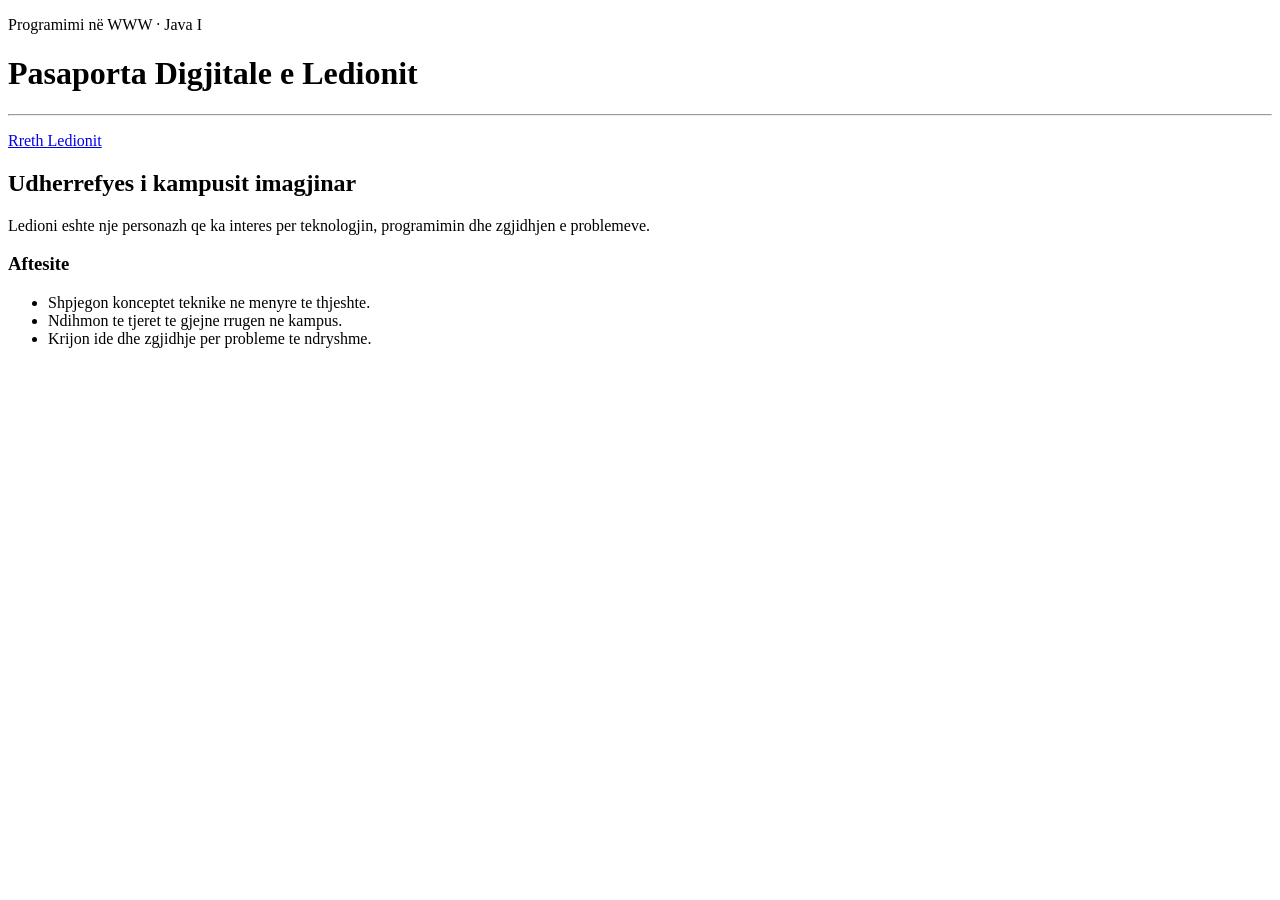
<file: Java I/index.html>
<!DOCTYPE html>
<html lang="sq">
<head>
    <meta charset="UTF-8">
    <meta name="viewport" content="width=device-width, initial-scale=1.0">
    <title>Pasaporta Digjitale e Ledionit</title>
</head>
<body>

    <p>Programimi në WWW · Java I</p>

    <h1>Pasaporta Digjitale e Ledionit</h1>

    <hr>

    <p>
        <a href="rreth.html">Rreth Ledionit</a>
    </p>

    <h2>Udherrefyes i kampusit imagjinar</h2>

   
        Ledioni eshte nje personazh qe ka interes per teknologjin,
        programimin dhe zgjidhjen e problemeve.
    </p>

    <h3>Aftesite</h3>

    <ul>
        <li>Shpjegon konceptet teknike ne menyre te thjeshte.</li>
        <li>Ndihmon te tjeret te gjejne rrugen ne kampus.</li>
        <li>Krijon ide dhe zgjidhje per probleme te ndryshme.</li>
    </ul>

    <br><br>


</body>
</html>
</file>
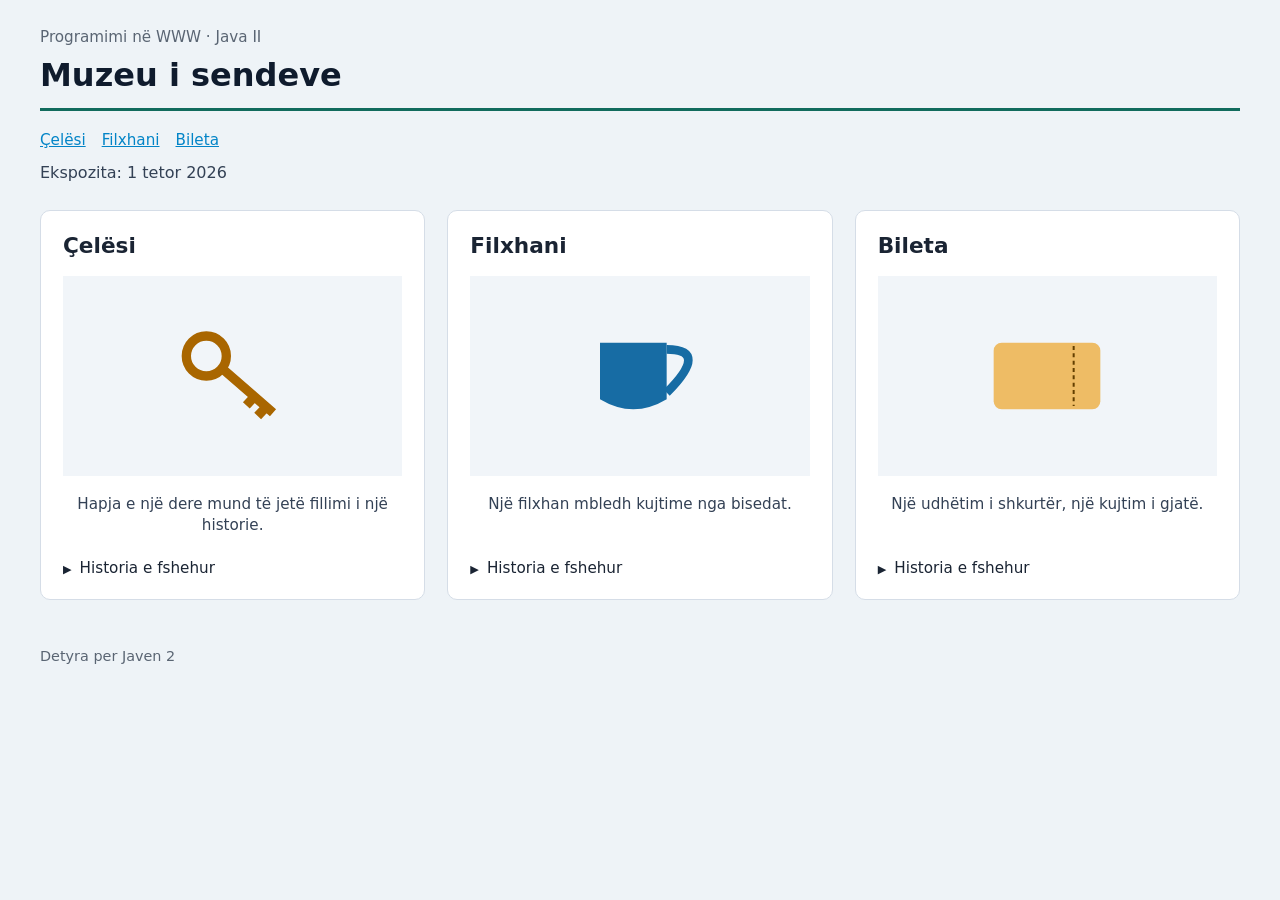
<file: Java II/index.html>
<!DOCTYPE html>
<html lang="sq">
<head>
    <meta charset="UTF-8">
    <meta name="viewport" content="width=device-width, initial-scale=1.0">
    <title>Muzeu i sendeve</title>
    <link rel="stylesheet" href="style.css">
</head>
<body>
    <header>
        <p class="nenitull">Programimi në WWW · Java II</p>
        <h1>Muzeu i sendeve</h1>
        <hr>
    </header>

    <main>
        <nav>
            <a href="#celesi">Çelësi</a>
            <a href="#filxhani">Filxhani</a>
            <a href="#bileta">Bileta</a>
        </nav>

        <p class="data">Ekspozita: 1 tetor 2026</p>

        <section class="kartat">
            <article class="karte" id="celesi">
                <h2>Çelësi</h2>
                <div class="foto">
                    <img src="celesi.svg" alt="Çelës i artë">
                </div>
                <p>Hapja e një dere mund të jetë fillimi i një historie.</p>
                <details>
                    <summary>Historia e fshehur</summary>
                    <p>Ky çelës i vjetër hapi derën e një biblioteke të vogël në qytet.</p>
                </details>
            </article>

            <article class="karte" id="filxhani">
                <h2>Filxhani</h2>
                <div class="foto">
                    <img src="filxhani.svg" alt="Filxhan blu">
                </div>
                <p>Një filxhan mbledh kujtime nga bisedat.</p>
                <details>
                    <summary>Historia e fshehur</summary>
                    <p>Filxhani blu qëndronte në tryezë dhe rreth tij mblidheshin bisedat e mëngjesit.</p>
                </details>
            </article>

            <article class="karte" id="bileta">
                <h2>Bileta</h2>
                <div class="foto">
                    <img src="bileta.svg" alt="Biletë e verdhë">
                </div>
                <p>Një udhëtim i shkurtër, një kujtim i gjatë.</p>
                <details>
                    <summary>Historia e fshehur</summary>
                    <p>Bileta është nga një udhëtim i shkurtër me tren, por kujtimi mbeti gjatë.</p>
                </details>
            </article>
        </section>
    </main>

    <footer>
        <p>Detyra per Javen 2</p>
    </footer>
</body>
</html>
</file>
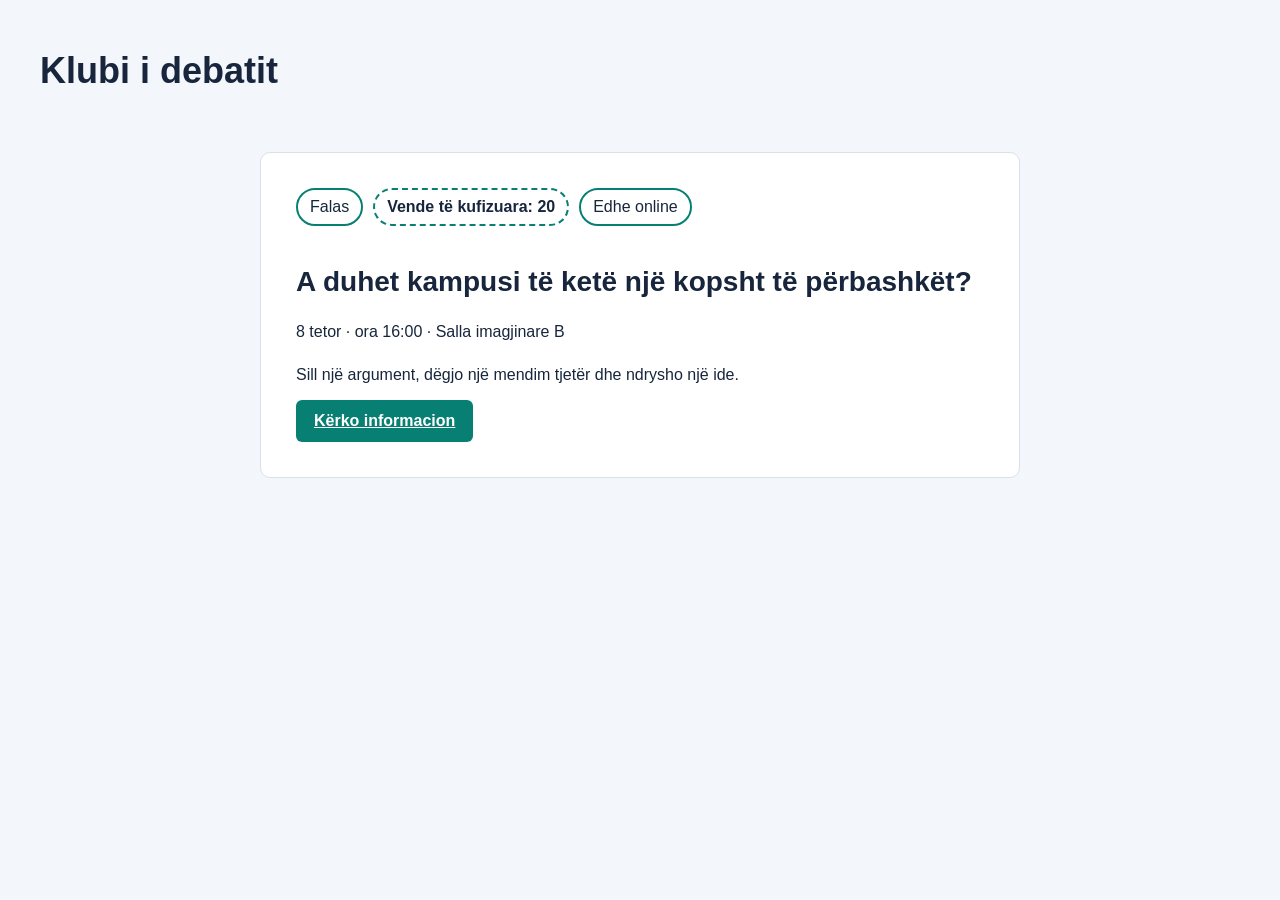
<file: Java III/index.html>
<!DOCTYPE html>
<html lang="sq">

<head>
    <meta charset="UTF-8">
    <meta name="viewport" content="width=device-width, initial-scale=1.0">
    <title>Klubi i debatit</title>

    <link rel="stylesheet" href="style.css">
    <link rel="stylesheet" href="gabime.css">
</head>

<body>

    <main>

        <section class="poster">

            <h1>Klubi i debatit</h1>

            <div class="poster-card">

                <div class="tags">
                    <span class="tag">Falas</span>
                    <span class="tag limited">Vende të kufizuara: 20</span>
                    <span class="tag">Edhe online</span>
                </div>

                <h2>A duhet kampusi të ketë një kopsht të përbashkët?</h2>

                <p class="event-info">
                    8 tetor · ora 16:00 · Salla imagjinare B
                </p>

                <p>
                    Sill një argument, dëgjo një mendim tjetër dhe ndrysho një ide.
                </p>

                <a href="mailto:ledionrrahimii@gmail.com" class="button">
                    Kërko informacion
                </a>
            </div>

        </section>

    </main>

</body>

</html>
</file>
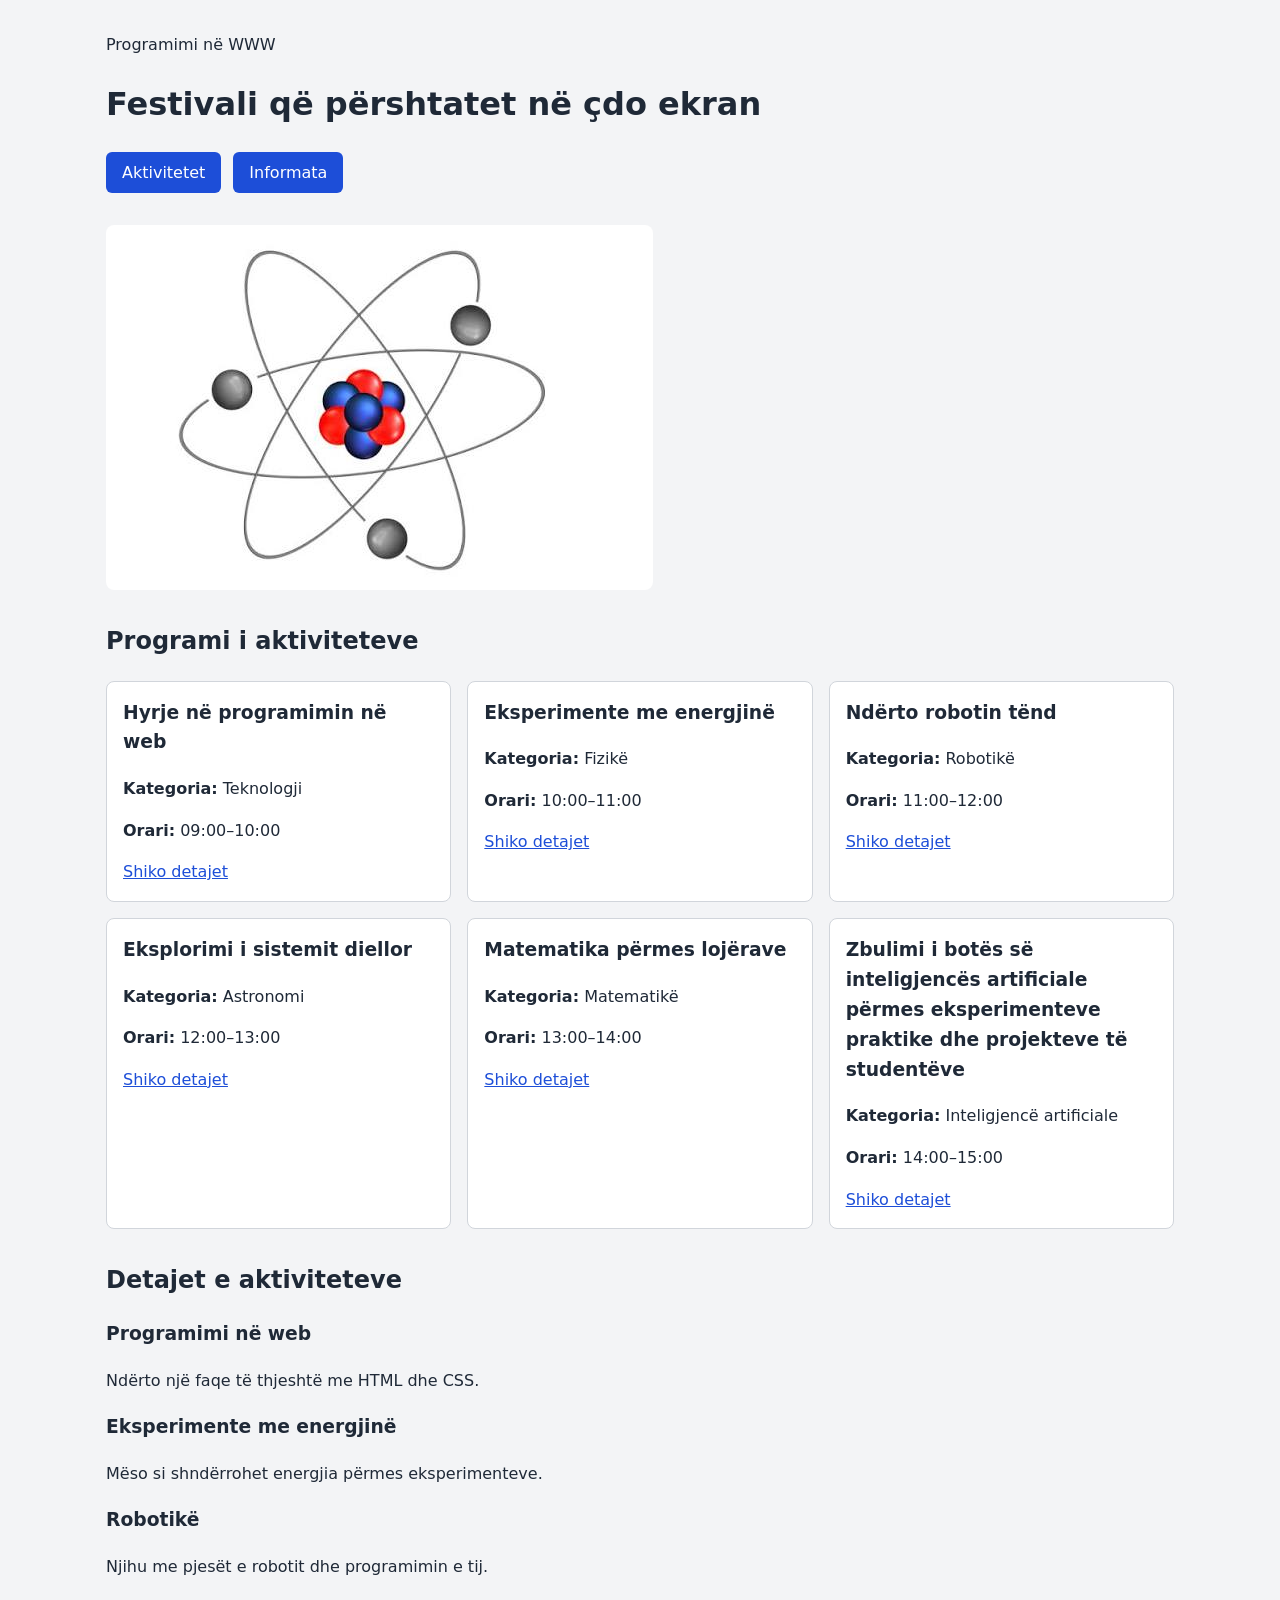
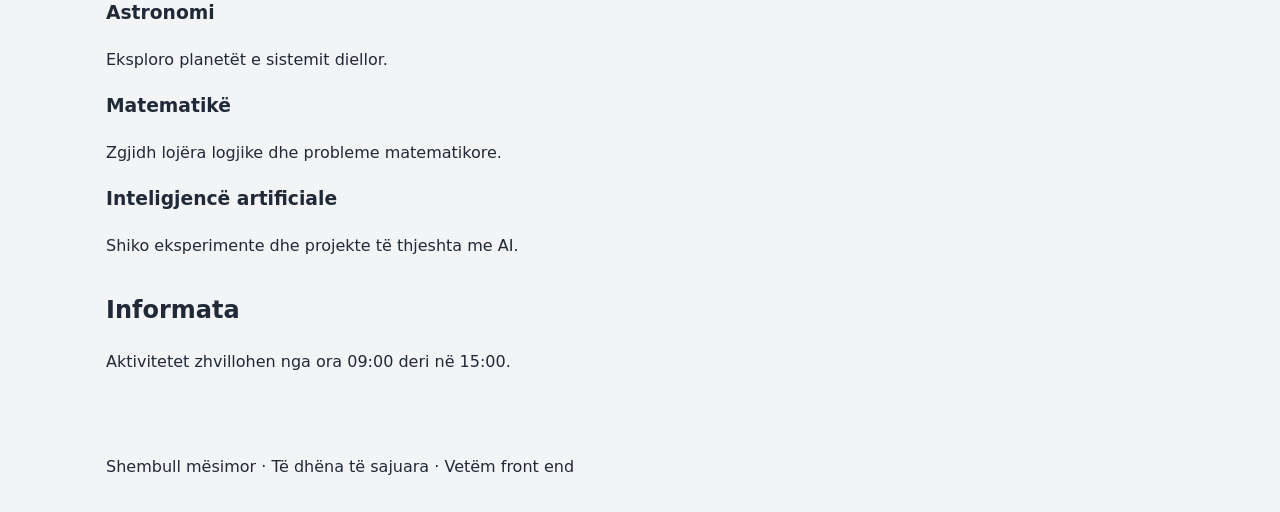
<file: JavaIV/index.html>
<!DOCTYPE html>
<html lang="sq">
<head>
  <meta charset="UTF-8">
  <meta name="viewport" content="width=device-width, initial-scale=1.0">
  <title>Festivali shkencor</title>
  <link rel="stylesheet" href="style.css">
</head>
<body>
  <a class="skip-link" href="#permbajtja">Kalo te përmbajtja</a>

  <header>
    <p>Programimi në WWW</p>
    <h1>Festivali që përshtatet në çdo ekran</h1>

    <nav aria-label="Menuja kryesore">
      <a href="#aktivitetet">Aktivitetet</a>
      <a href="#informata">Informata</a>
    </nav>
  </header>

  <main id="permbajtja" tabindex="-1">
    <img
      class="imazhi"
      src="atomi.jpg"
      alt="Ilustrim i një atomi për festivalin shkencor"
      width="547"
      height="365"
    >

    <section id="aktivitetet">
      <h2>Programi i aktiviteteve</h2>

      <div class="kartat">
        <article class="karta">
          <h3>Hyrje në programimin në web</h3>
          <p><strong>Kategoria:</strong> Teknologji</p>
          <p><strong>Orari:</strong> 09:00–10:00</p>
          <a href="#detaje-web">Shiko detajet</a>
        </article>

        <article class="karta">
          <h3>Eksperimente me energjinë</h3>
          <p><strong>Kategoria:</strong> Fizikë</p>
          <p><strong>Orari:</strong> 10:00–11:00</p>
          <a href="#detaje-fizike">Shiko detajet</a>
        </article>

        <article class="karta">
          <h3>Ndërto robotin tënd</h3>
          <p><strong>Kategoria:</strong> Robotikë</p>
          <p><strong>Orari:</strong> 11:00–12:00</p>
          <a href="#detaje-robotike">Shiko detajet</a>
        </article>

        <article class="karta">
          <h3>Eksplorimi i sistemit diellor</h3>
          <p><strong>Kategoria:</strong> Astronomi</p>
          <p><strong>Orari:</strong> 12:00–13:00</p>
          <a href="#detaje-astronomi">Shiko detajet</a>
        </article>

        <article class="karta">
          <h3>Matematika përmes lojërave</h3>
          <p><strong>Kategoria:</strong> Matematikë</p>
          <p><strong>Orari:</strong> 13:00–14:00</p>
          <a href="#detaje-matematike">Shiko detajet</a>
        </article>

        <article class="karta">
          <h3>Zbulimi i botës së inteligjencës artificiale përmes eksperimenteve praktike dhe projekteve të studentëve</h3>
          <p><strong>Kategoria:</strong> Inteligjencë artificiale</p>
          <p><strong>Orari:</strong> 14:00–15:00</p>
          <a href="#detaje-ai">Shiko detajet</a>
        </article>
      </div>
    </section>

    <section aria-labelledby="titulli-detaje">
      <h2 id="titulli-detaje">Detajet e aktiviteteve</h2>

      <h3 id="detaje-web">Programimi në web</h3>
      <p>Ndërto një faqe të thjeshtë me HTML dhe CSS.</p>

      <h3 id="detaje-fizike">Eksperimente me energjinë</h3>
      <p>Mëso si shndërrohet energjia përmes eksperimenteve.</p>

      <h3 id="detaje-robotike">Robotikë</h3>
      <p>Njihu me pjesët e robotit dhe programimin e tij.</p>

      <h3 id="detaje-astronomi">Astronomi</h3>
      <p>Eksploro planetët e sistemit diellor.</p>

      <h3 id="detaje-matematike">Matematikë</h3>
      <p>Zgjidh lojëra logjike dhe probleme matematikore.</p>

      <h3 id="detaje-ai">Inteligjencë artificiale</h3>
      <p>Shiko eksperimente dhe projekte të thjeshta me AI.</p>
    </section>

    <section id="informata">
      <h2>Informata</h2>
      <p>Aktivitetet zhvillohen nga ora 09:00 deri në 15:00.</p>
    </section>
  </main>

  <footer>
    <p>Shembull mësimor · Të dhëna të sajuara · Vetëm front end</p>
  </footer>
</body>
</html>
</file>
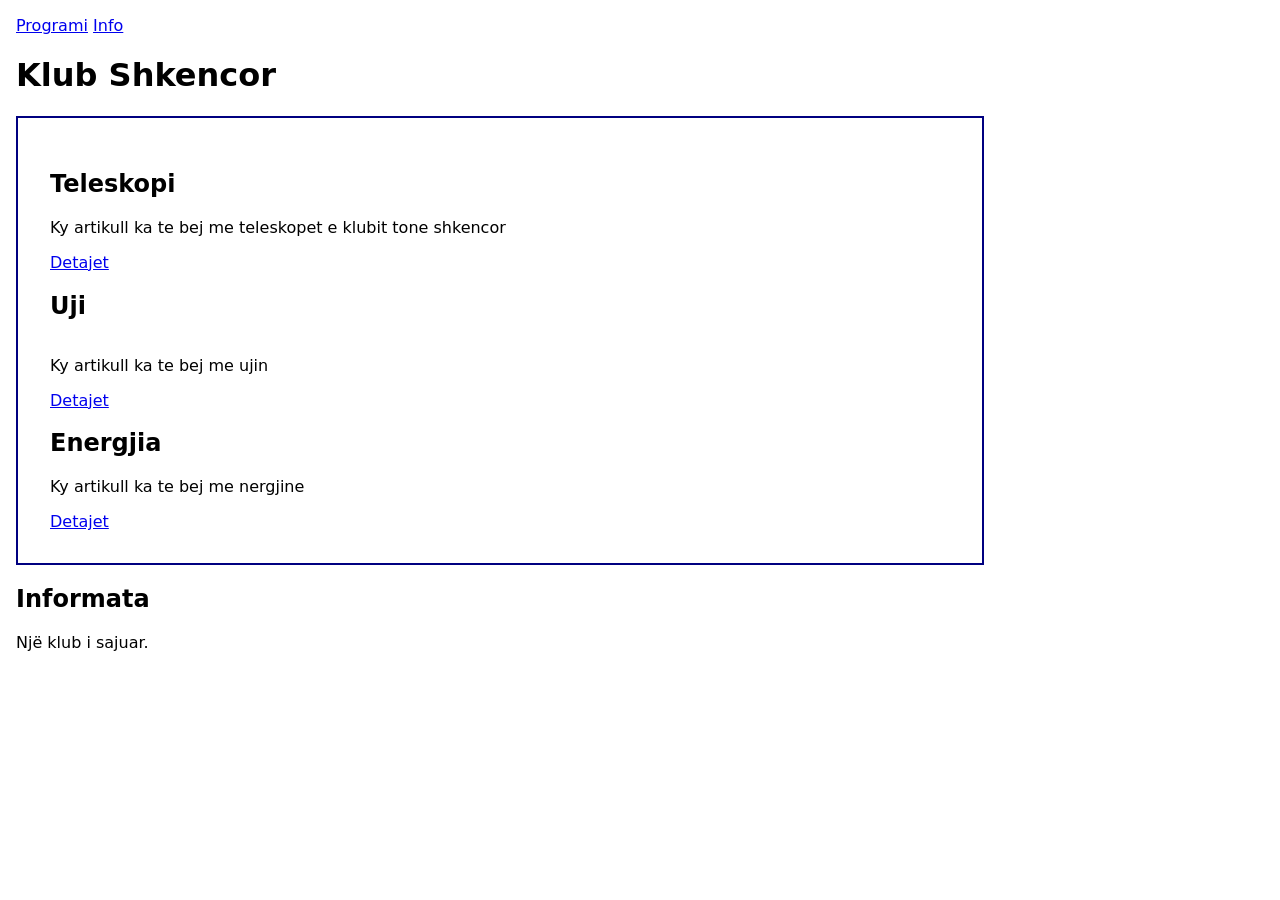
<file: Vlersimi Prova 1/Prova 1 - Gr1/Fillimi/index.html>
<!doctype html>
<html lang="sq">
  <head>
    <meta charset="UTF-8" />
    <meta name="viewport" content="width=device-width,initial-scale=1" />
    <title>Klub Shkencor</title>
    <link rel="stylesheet" href="style.css" />
  </head>
  <body>
    <nav>
      <a href="#programi">Programi</a> 
      <a href="#info">Info</a>
    </nav>
    <main>
      <h1>Klub Shkencor</h1>
      <section id="programi" class="cards">
        <article id="shkence">
          <h2>Teleskopi</h2>
            <p>Ky artikull ka te bej me teleskopet e klubit tone shkencor</p>
            <a href="#info">Detajet</a>
        </article id="shkence">
        <h2>Uji</h2>
        <p>Ky artikull ka te bej me ujin</p>
         <a href="#info">Detajet</a>

        <article id="shkence">
          <h2>Energjia</h2>
          <p>Ky artikull ka te bej me nergjine</p>
          <a href="#info">Detajet</a>
        </article>
        <article>

        </article>

        <!-- TODO: tri article me h2 dhe kategori -->
      </section>
      <section id="info">
        <h2>Informata</h2>
        <p>Një klub i sajuar.</p>
      </section>
    </main>
  </body>
</html>
</file>
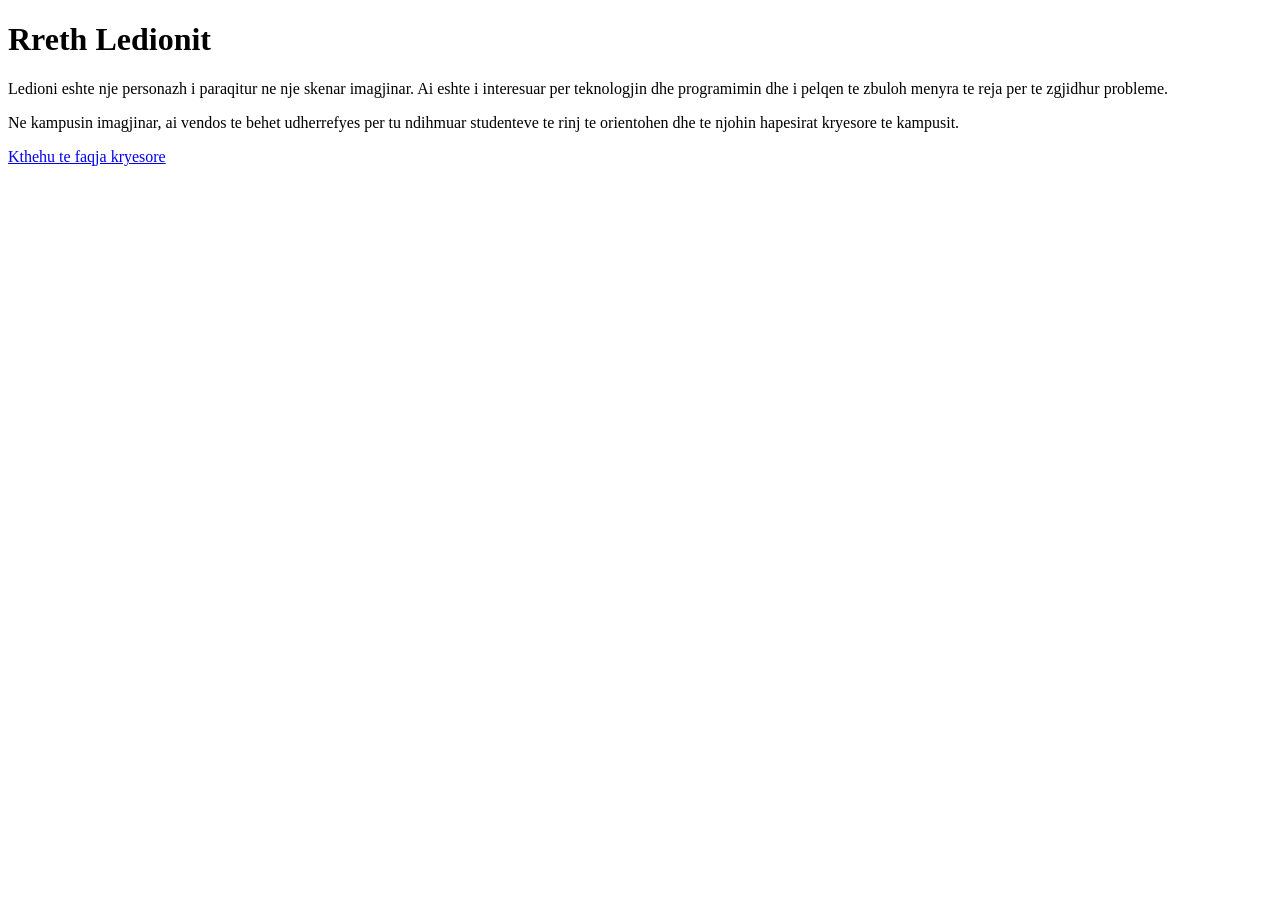
<file: Java I/rreth.html>
<!DOCTYPE html>
<html lang="sq">
<head>
    <meta charset="UTF-8">
    <meta name="viewport" content="width=device-width, initial-scale=1.0">
    <title>Rreth Ledionit</title>
</head>
<body>

    <h1>Rreth Ledionit</h1>

    <p>
        Ledioni eshte nje personazh i paraqitur ne nje skenar imagjinar.
        Ai eshte i interesuar per teknologjin dhe programimin dhe
        i pelqen te zbuloh menyra te reja per te zgjidhur probleme.
    </p>

    <p>
        Ne kampusin imagjinar, ai vendos te behet udherrefyes per tu
        ndihmuar studenteve te rinj te orientohen dhe te njohin hapesirat
        kryesore te kampusit.
    </p>

    <p>
        <a href="index.html">Kthehu te faqja kryesore</a>
    </p>

</body>
</html>
</file>
<file: Java II/style.css>
* {
  box-sizing: border-box;
}

body {
  font-family: system-ui, sans-serif;
  margin: 0;
  padding: 28px 40px 36px;
  background: #eef3f7;
  color: #1a2433;
}

header .nenitull {
  margin: 0 0 10px;
  font-size: 0.95rem;
  color: #5a6573;
}

h1 {
  margin: 0 0 14px;
  font-size: 2rem;
  font-weight: 700;
  color: #0f1b2d;
}

hr {
  border: 0;
  height: 3px;
  margin: 0 0 20px;
  background: #116b5d;
}

nav {
  display: flex;
  gap: 16px;
  margin-bottom: 14px;
}

nav a {
  color: #0284c7;
  font-size: 0.95rem;
}

.data {
  margin: 0 0 28px;
  color: #334155;
}

.kartat {
  display: grid;
  grid-template-columns: repeat(3, 1fr);
  gap: 22px;
  margin-bottom: 48px;
}

.karte {
  display: flex;
  flex-direction: column;
  background: #fff;
  border: 1px solid #d5dde7;
  border-radius: 10px;
  padding: 22px;
}

.karte h2 {
  margin: 0 0 18px;
  font-size: 1.35rem;
  font-weight: 700;
}

.foto {
  display: flex;
  align-items: center;
  justify-content: center;
  height: 200px;
  margin-bottom: 18px;
  background: #f1f5f9;
}

.foto img {
  width: 140px;
  height: 140px;
}

.karte > p {
  margin: 0 0 22px;
  text-align: center;
  color: #334155;
  font-size: 0.95rem;
  line-height: 1.4;
  flex-grow: 1;
}

details {
  margin-top: auto;
  font-size: 0.95rem;
}

summary {
  cursor: pointer;
  list-style: none;
  color: #1a2433;
}

summary::-webkit-details-marker {
  display: none;
}

summary::before {
  content: "▶";
  display: inline-block;
  margin-right: 8px;
  font-size: 0.7rem;
}

details[open] summary::before {
  content: "▼";
}

details p {
  margin: 10px 0 0;
  color: #334155;
  font-size: 0.9rem;
  line-height: 1.45;
}

footer p {
  margin: 0;
  color: #5a6573;
  font-size: 0.9rem;
}

@media (max-width: 800px) {
  body {
    padding: 20px 16px 28px;
  }

  .kartat {
    grid-template-columns: 1fr;
  }
}
</file>
<file: Java III/style.css>
/* Variablat */
:root {
    --ngjyra-tekstit: #17263c;
    --ngjyra-kryesore: #087f73;
    --sfondi: #f3f6fa;
    --bardhe: white;

    --hapesire-e-vogel: 10px;
    --hapesire: 20px;
}

/* Box model */
* {
    box-sizing: border-box;
}

body {
    font-family: Arial, sans-serif;
    margin: 0;
    padding: 20px;

    color: var(--ngjyra-tekstit);
    background: var(--sfondi);
}

/* Afisha */
.poster {
    width: 100%;
    max-width: 1200px;
    margin: auto;
}

.poster h1 {
    font-size: 36px;
    margin-bottom: 60px;
}

/* Karta */
.poster-card {
    background: var(--bardhe);

    width: 100%;
    max-width: 760px;

    margin: auto;
    padding: 35px;

    border: 1px solid #d8e1e8;
    border-radius: 10px;
}

/* Etiketat */
.tags {
    display: flex;
    gap: var(--hapesire-e-vogel);

    margin-bottom: 40px;

    flex-wrap: wrap;
}

.tag {
    padding: 8px 12px;

    border: 2px solid var(--ngjyra-kryesore);
    border-radius: 20px;

    background: white;
}

/* Vende të kufizuara */
.limited {
    border-style: dashed;
    font-weight: bold;
}

/* Titulli */
.poster-card h2 {
    font-size: 28px;
    margin-bottom: 25px;
}

/* Data dhe vendi */
.event-info {
    margin-bottom: 25px;
}

/* Butoni */
.button {
    display: inline-block;

    background: var(--ngjyra-kryesore);
    color: white;

    padding: 12px 18px;

    border-radius: 6px;

    font-weight: bold;
}

/* Hover */
.button:hover {
    background: #05665d;
}

/* Focus */
.button:focus-visible {
    outline: 3px solid orange;
    outline-offset: 3px;
}

/* Responsive për telefona */
@media (max-width: 360px) {

    body {
        padding: 10px;
    }

    .poster h1 {
        font-size: 28px;
        margin-bottom: 30px;
    }

    .poster-card {
        padding: 20px;
    }

    .poster-card h2 {
        font-size: 22px;
    }

    .tags {
        gap: 8px;
    }

    .tag {
        font-size: 14px;
    }
}
</file>
<file: Java III/gabime.css>
#poster {
    color: white;
    background: white;
    width: 700px;
    padding: 80px;
}

.poster {
    color: #17263c;
    width: 100%;
}
</file>
<file: JavaIV/style.css>
* {
  box-sizing: border-box;
}

body {
  margin: 0;
  font-family: system-ui, sans-serif;
  line-height: 1.6;
  color: #1f2937;
  background: #f3f4f6;
  overflow-wrap: anywhere;
}

header,
main,
footer {
  width: 100%;
  max-width: 1100px;
  margin-inline: auto;
  padding: 1rem;
}

nav {
  display: flex;
  flex-wrap: wrap;
  gap: 0.75rem;
}

nav a {
  padding: 0.5rem 1rem;
  color: white;
  background: #1d4ed8;
  border-radius: 6px;
  text-decoration: none;
}

a {
  color: #1d4ed8;
}

a:focus-visible,
main:focus-visible {
  outline: 3px solid #b45309;
  outline-offset: 4px;
}

.skip-link {
  position: absolute;
  top: 0;
  left: 1rem;
  padding: 0.75rem;
  background: white;
  transform: translateY(-150%);
}

.skip-link:focus {
  transform: translateY(0);
}

.imazhi {
  display: block;
  width: 100%;
  max-width: 547px;
  height: auto;
  border-radius: 8px;
}

.kartat {
  display: grid;
  grid-template-columns: minmax(0, 1fr);
  gap: 1rem;
}

.karta {
  min-width: 0;
  padding: 1rem;
  background: white;
  border: 1px solid #d1d5db;
  border-radius: 8px;
}

.karta h3 {
  margin-top: 0;
}

section {
  margin-block: 2rem;
}

@media (min-width: 600px) {
  .kartat {
    grid-template-columns: repeat(2, minmax(0, 1fr));
  }
}

@media (min-width: 900px) {
  .kartat {
    grid-template-columns: repeat(3, minmax(0, 1fr));
  }
}
</file>
<file: Vlersimi Prova 1/Prova 1 - Gr1/Fillimi/style.css>
body {
  font-family: system-ui;
  margin: 1rem;
}
.cards {
  width: 900px;
  overflow:scroll;
  padding: 2rem;
  border: 2px solid navy;
  display: grid;
}
a:focus {
  outline: none;
}
</file>
